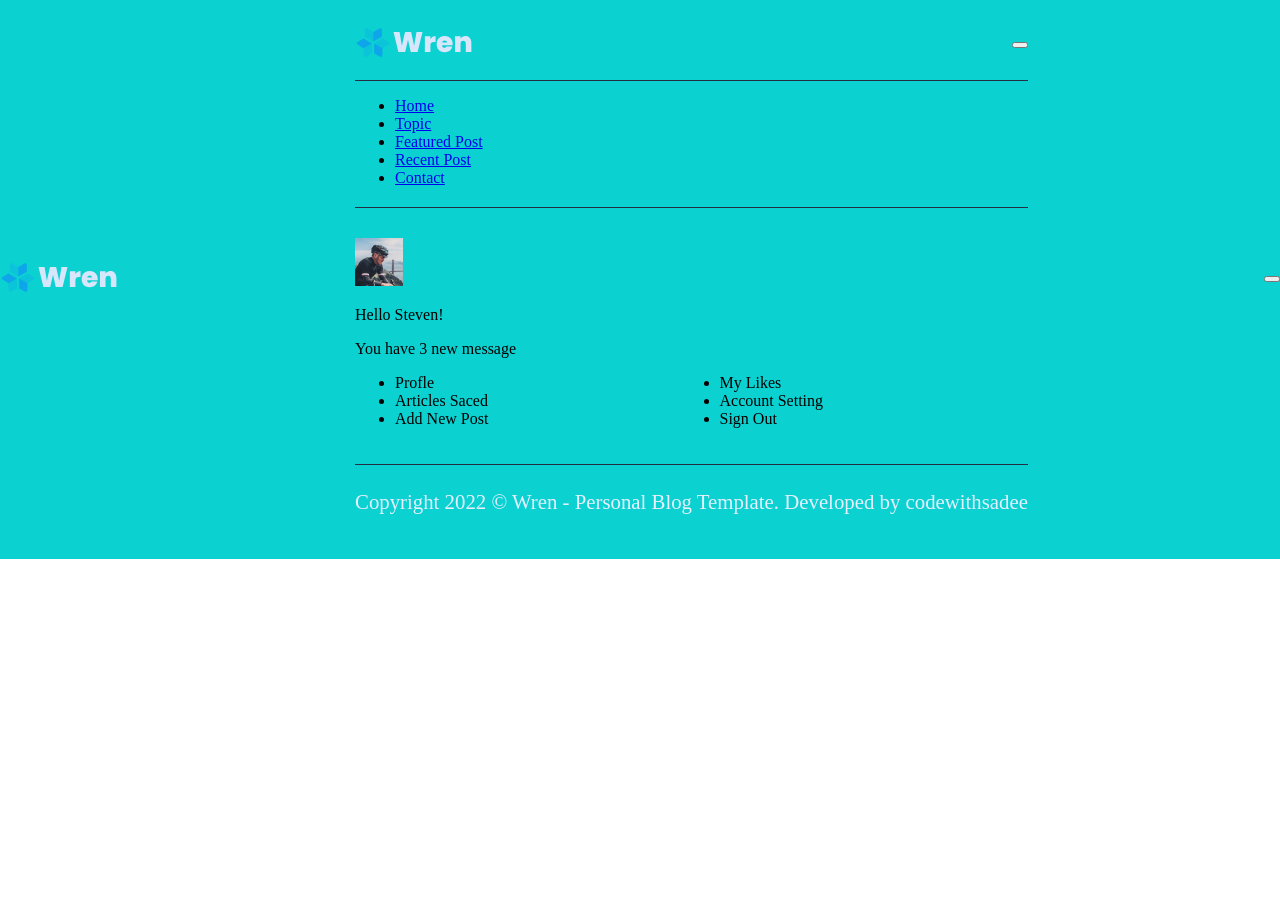
<file: index.html>
<!DOCTYPE html>
<html lang="en">

<head>
    <!-- meta 元数据
     https://segmentfault.com/a/1190000010342600
        元数据名称(name的值)	说明
        application name	当前页所属Web应用系统的名称
        keywords	描述网站内容的关键词,以逗号隔开，用于SEO搜索
        description	当前页的说明
        author	    当前页的作者名
        copyright	版权信息
        renderer	renderer是为双核浏览器准备的，用于指定双核浏览器默认以何种方式渲染页面
        viewreport	它提供有关视口初始大小的提示，仅供移动设备使用
    -->

    <meta charset="UTF-8">
    <meta name="viewport" content="width=device-width, height=device-height,initial-scale=1.0">
    <link rel="icon" href="/image/探讨 .svg">
    <title>张咕咕咕咕的个人博客</title>
    <meta name="keywords" content="时间,程序员,java,kotlin,python,lua,游戏,Android,安卓" />
    <meta name="description" content="程序员的个人分享博客" />
    <link rel="stylesheet" href="css/style.css">
    <!-- 
    - google font link
  -->
    <link rel="preconnect" href="https://fonts.googleapis.com">
    <link rel="preconnect" href="https://fonts.gstatic.com" crossorigin>
    <link href="https://fonts.googleapis.com/css2?family=Noto+Sans:wght@300;400;500;600;700;800&display=swap"
        rel="stylesheet">


</head>

<body>
    <header class="header" data-header>
        <div class="container">
            <a href="#" class="log">
                <img src="./image/logo.svg" width="119" height="37" alt="LOGO">
            </a>

            <nav class="navbar" data-navbar>

                <div class="navbar-top">
                    <a href="#" class="logo">
                        <img src="./image/logo.svg" width="119" height="37" alt="Wren logo">
                    </a>
                    <button id="nav-close-btn" aria-label="close menu" data-nav-toggler>
                        <ion-icon name="close-outlin" aria-hidden="true"></ion-icon>
                    </button>
                </div>

                <ul id="navbar-list">
                    <li><a href="#home" id="navbar-link hover-1" data-nav-toggler>Home</a></li>
                    <li><a href="#topic" id="navbar-link hover-1" data-nav-toggler>Topic</a></li>
                    <li><a href="#feature" id="navbar-link hover-1" data-nav-toggler>Featured Post</a></li>
                    <li><a href="#recent" id="navbar-link hover-1" data-nav-toggler>Recent Post</a></li>
                    <li><a href="#contact" id="navbar-link hover-1" data-nav-toggler>Contact</a></li>
                </ul>

                <div class="navbar-bottom">
                    <div class="profile-card">
                        <img src="./image/author-1.png" width="48" height="48" alt="Steven" class="profile-banner">
                        <div>
                            <p class="card-title">Hello Steven!</p>
                            <p class="card-subtitle">You have 3 new message</p>
                        </div>
                    </div>
                    <ul class="link-list">
                        <li><a href="#" class="nav-bottom-link hover-1"></a>Profle</li>
                        <li><a href="#" class="nav-bottom-link hover-1"></a>Articles Saced</li>
                        <li><a href="#" class="nav-bottom-link hover-1"></a>Add New Post</li>
                        <li><a href="#" class="nav-bottom-link hover-1"></a>My Likes</li>
                        <li><a href="#" class="nav-bottom-link hover-1"></a>Account Setting</li>
                        <li><a href="#" class="nav-bottom-link hover-1"></a>Sign Out</li>
                    </ul>
                </div>
                <p class="copyright-text">
                    Copyright 2022 © Wren - Personal Blog Template.
                    Developed by codewithsadee
                </p>
            </nav>

            <a class="btn btn-primary">Sbuscribe</a>

            <button class="nav-open-btn" aria-label="open menu" data-nav-toggler>
                <ion-icon name="menu-outline" aria-hidden="true"></ion-icon>
            </button>
        </div>
    </header>

    <main>
        <article>
            <section class="hero" id="home" aria-label="home">
                <div class="container">
                    <div class="hero-content">
                        <p class="hero-subtitle">Hello Everyone</p>
                        <h1 class="headline headline-1 section-title">
                            I'm <span class="span">Mern Clark</span>
                        </h1>

                        <p class="hero-text">
                            I use animation as a third dimension by which to simplify experiences and kuiding thro each
                            and every
                            interaction. I’m not adding motion just to spruce things up, but doing it in ways that.
                        </p>

                        <div class="input-wrapper">
                            <input type="email" name="email-address" placeholder="Type your email adress" required class="input-filed" autocomplete="off">
                            <button class="btn btn-primary">
                                <span class="span">Sbuscribe</span>
                                <ion-icon name="arrow-forward-outline" aria-hidden="true"></ion-icon>
                            </button>
                        </div>
                    </div>
                </div>

            </section>




        </article>


    </main>






</body>

</html>
</file>
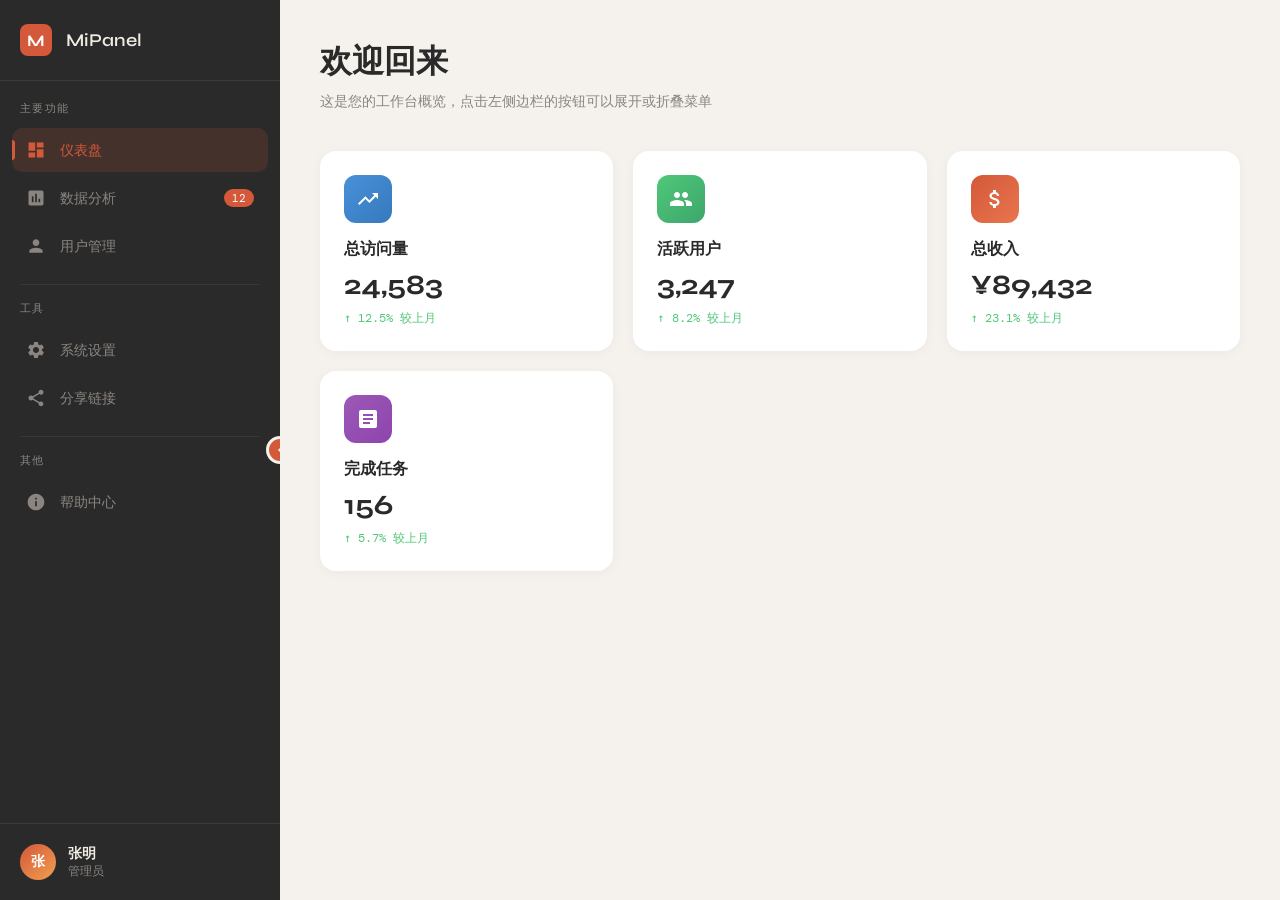
<file: mipanelControl.html>
<!DOCTYPE html>
<html lang="zh-CN">
<head>
    <meta charset="UTF-8">
    <meta name="viewport" content="width=device-width, initial-scale=1.0">
    <title>可折叠侧边栏</title>
    <link rel="preconnect" href="https://fonts.googleapis.com">
    <link href="https://fonts.googleapis.com/css2?family=Syne:wght@400;600;700&family=DM+Mono:wght@300;400&display=swap" rel="stylesheet">
    <style>
        :root {
            --bg: #f5f2ed;
            --surface: #2a2a2a;
            --surface-hover: #3a3a3a;
            --accent: #d4583a;
            --accent-light: #e8764e;
            --text-primary: #f0ece4;
            --text-muted: #8a8580;
            --sidebar-width: 280px;
            --sidebar-collapsed: 72px;
            --transition-speed: 0.4s;
        }

        * {
            margin: 0;
            padding: 0;
            box-sizing: border-box;
        }

        body {
            font-family: 'DM Mono', monospace;
            background: var(--bg);
            min-height: 100vh;
            display: flex;
            overflow-x: hidden;
        }

        /* 侧边栏 */
        .sidebar {
            width: var(--sidebar-width);
            min-height: 100vh;
            background: var(--surface);
            position: relative;
            transition: width var(--transition-speed) cubic-bezier(0.4, 0, 0.2, 1);
            overflow: hidden;
            flex-shrink: 0;
        }

        .sidebar.collapsed {
            width: var(--sidebar-collapsed);
        }

        /* 顶部区域 */
        .sidebar-header {
            padding: 24px 20px;
            border-bottom: 1px solid rgba(255,255,255,0.08);
            display: flex;
            align-items: center;
            gap: 14px;
        }

        .logo {
            width: 32px;
            height: 32px;
            background: var(--accent);
            border-radius: 8px;
            display: flex;
            align-items: center;
            justify-content: center;
            font-family: 'Syne', sans-serif;
            font-weight: 700;
            font-size: 16px;
            color: white;
            flex-shrink: 0;
            transition: transform 0.3s ease;
        }

        .sidebar.collapsed .logo {
            transform: scale(0.9);
        }

        .brand-name {
            font-family: 'Syne', sans-serif;
            font-weight: 600;
            font-size: 18px;
            color: var(--text-primary);
            white-space: nowrap;
            opacity: 1;
            transition: opacity 0.2s ease;
        }

        .sidebar.collapsed .brand-name {
            opacity: 0;
            pointer-events: none;
        }

        /* 折叠按钮 */
        .toggle-btn {
            position: absolute;
            right: -14px;
            top: 50%;
            transform: translateY(-50%);
            width: 28px;
            height: 28px;
            background: var(--accent);
            border: 3px solid var(--bg);
            border-radius: 50%;
            cursor: pointer;
            display: flex;
            align-items: center;
            justify-content: center;
            transition: all 0.3s ease;
            z-index: 100;
        }

        .toggle-btn:hover {
            background: var(--accent-light);
            transform: translateY(-50%) scale(1.1);
        }

        .toggle-btn svg {
            width: 12px;
            height: 12px;
            fill: white;
            transition: transform var(--transition-speed) ease;
        }

        .sidebar.collapsed .toggle-btn svg {
            transform: rotate(180deg);
        }

        /* 导航菜单 */
        .nav-menu {
            padding: 20px 12px;
        }

        .nav-section-title {
            font-size: 11px;
            text-transform: uppercase;
            letter-spacing: 0.12em;
            color: var(--text-muted);
            padding: 0 8px;
            margin-bottom: 12px;
            white-space: nowrap;
            opacity: 1;
            transition: opacity 0.2s ease;
        }

        .sidebar.collapsed .nav-section-title {
            opacity: 0;
        }

        .nav-item {
            display: flex;
            align-items: center;
            gap: 14px;
            padding: 12px 14px;
            border-radius: 10px;
            cursor: pointer;
            transition: all 0.25s ease;
            margin-bottom: 4px;
            position: relative;
            color: var(--text-muted);
            text-decoration: none;
        }

        .nav-item:hover {
            background: var(--surface-hover);
            color: var(--text-primary);
        }

        .nav-item.active {
            background: rgba(212, 88, 58, 0.15);
            color: var(--accent);
        }

        .nav-item.active::before {
            content: '';
            position: absolute;
            left: 0;
            top: 50%;
            transform: translateY(-50%);
            width: 3px;
            height: 20px;
            background: var(--accent);
            border-radius: 0 3px 3px 0;
        }

        .nav-icon {
            width: 20px;
            height: 20px;
            flex-shrink: 0;
            display: flex;
            align-items: center;
            justify-content: center;
        }

        .nav-icon svg {
            width: 20px;
            height: 20px;
            fill: currentColor;
        }

        .nav-text {
            font-size: 14px;
            white-space: nowrap;
            opacity: 1;
            transition: opacity 0.2s ease;
        }

        .sidebar.collapsed .nav-text {
            opacity: 0;
            pointer-events: none;
        }

        .nav-badge {
            margin-left: auto;
            background: var(--accent);
            color: white;
            font-size: 11px;
            padding: 2px 8px;
            border-radius: 10px;
            font-weight: 400;
            opacity: 1;
            transition: opacity 0.2s ease;
        }

        .sidebar.collapsed .nav-badge {
            opacity: 0;
        }

        /* 分割线 */
        .nav-divider {
            height: 1px;
            background: rgba(255,255,255,0.06);
            margin: 16px 8px;
        }

        /* 用户信息 */
        .user-section {
            position: absolute;
            bottom: 0;
            left: 0;
            right: 0;
            padding: 20px;
            border-top: 1px solid rgba(255,255,255,0.08);
            background: var(--surface);
        }

        .user-info {
            display: flex;
            align-items: center;
            gap: 12px;
        }

        .user-avatar {
            width: 36px;
            height: 36px;
            border-radius: 50%;
            background: linear-gradient(135deg, var(--accent), #f0a050);
            display: flex;
            align-items: center;
            justify-content: center;
            font-family: 'Syne', sans-serif;
            font-weight: 600;
            font-size: 14px;
            color: white;
            flex-shrink: 0;
        }

        .user-details {
            overflow: hidden;
            opacity: 1;
            transition: opacity 0.2s ease;
        }

        .sidebar.collapsed .user-details {
            opacity: 0;
            pointer-events: none;
        }

        .user-name {
            font-family: 'Syne', sans-serif;
            font-weight: 600;
            font-size: 14px;
            color: var(--text-primary);
            white-space: nowrap;
        }

        .user-role {
            font-size: 12px;
            color: var(--text-muted);
            white-space: nowrap;
        }

        /* 主内容区 */
        .main-content {
            flex: 1;
            padding: 40px;
            transition: padding var(--transition-speed) ease;
        }

        .content-header {
            margin-bottom: 40px;
        }

        .content-header h1 {
            font-family: 'Syne', sans-serif;
            font-weight: 700;
            font-size: 32px;
            color: var(--surface);
            margin-bottom: 8px;
        }

        .content-header p {
            color: var(--text-muted);
            font-size: 14px;
        }

        .content-grid {
            display: grid;
            grid-template-columns: repeat(auto-fit, minmax(240px, 1fr));
            gap: 20px;
        }

        .content-card {
            background: white;
            border-radius: 16px;
            padding: 24px;
            box-shadow: 0 2px 12px rgba(0,0,0,0.04);
            transition: transform 0.3s ease, box-shadow 0.3s ease;
        }

        .content-card:hover {
            transform: translateY(-4px);
            box-shadow: 0 8px 24px rgba(0,0,0,0.08);
        }

        .card-icon {
            width: 48px;
            height: 48px;
            border-radius: 12px;
            display: flex;
            align-items: center;
            justify-content: center;
            margin-bottom: 16px;
        }

        .card-icon svg {
            width: 24px;
            height: 24px;
            fill: white;
        }

        .card-icon.blue { background: linear-gradient(135deg, #4a90d9, #357abd); }
        .card-icon.green { background: linear-gradient(135deg, #50c878, #3da66d); }
        .card-icon.orange { background: linear-gradient(135deg, var(--accent), var(--accent-light)); }
        .card-icon.purple { background: linear-gradient(135deg, #9b59b6, #8e44ad); }

        .card-title {
            font-family: 'Syne', sans-serif;
            font-weight: 600;
            font-size: 16px;
            color: var(--surface);
            margin-bottom: 8px;
        }

        .card-value {
            font-family: 'Syne', sans-serif;
            font-weight: 700;
            font-size: 28px;
            color: var(--surface);
        }

        .card-change {
            font-size: 12px;
            color: #50c878;
            margin-top: 8px;
        }

        /* 响应式 */
        @media (max-width: 768px) {
            .sidebar {
                position: fixed;
                left: 0;
                top: 0;
                height: 100vh;
                z-index: 1000;
            }

            .sidebar.collapsed {
                left: calc(-1 * (var(--sidebar-width) - var(--sidebar-collapsed)));
            }

            .main-content {
                margin-left: var(--sidebar-collapsed);
                padding: 24px;
            }

            .toggle-btn {
                right: -14px;
            }
        }
    </style>
</head>
<body>
    <!-- 侧边栏 -->
    <aside class="sidebar" id="sidebar">
        <div class="sidebar-header">
            <div class="logo">M</div>
            <span class="brand-name">MiPanel</span>
        </div>

        <button class="toggle-btn" id="toggleBtn" aria-label="折叠/展开侧边栏">
            <svg viewBox="0 0 24 24">
                <path d="M15.41 16.59L10.83 12l4.58-4.59L14 6l-6 6 6 6z"/>
            </svg>
        </button>

        <nav class="nav-menu">
            <div class="nav-section-title">主要功能</div>

            <a href="#" class="nav-item active">
                <span class="nav-icon">
                    <svg viewBox="0 0 24 24"><path d="M3 13h8V3H3v10zm0 8h8v-6H3v6zm10 0h8V11h-8v10zm0-18v6h8V3h-8z"/></svg>
                </span>
                <span class="nav-text">仪表盘</span>
            </a>

            <a href="#" class="nav-item">
                <span class="nav-icon">
                    <svg viewBox="0 0 24 24"><path d="M19 3H5c-1.1 0-2 .9-2 2v14c0 1.1.9 2 2 2h14c1.1 0 2-.9 2-2V5c0-1.1-.9-2-2-2zM9 17H7v-7h2v7zm4 0h-2V7h2v10zm4 0h-2v-4h2v4z"/></svg>
                </span>
                <span class="nav-text">数据分析</span>
                <span class="nav-badge">12</span>
            </a>

            <a href="#" class="nav-item">
                <span class="nav-icon">
                    <svg viewBox="0 0 24 24"><path d="M12 12c2.21 0 4-1.79 4-4s-1.79-4-4-4-4 1.79-4 4 1.79 4 4 4zm0 2c-2.67 0-8 1.34-8 4v2h16v-2c0-2.66-5.33-4-8-4z"/></svg>
                </span>
                <span class="nav-text">用户管理</span>
            </a>

            <div class="nav-divider"></div>
            <div class="nav-section-title">工具</div>

            <a href="#" class="nav-item">
                <span class="nav-icon">
                    <svg viewBox="0 0 24 24"><path d="M19.14 12.94c.04-.3.06-.61.06-.94 0-.32-.02-.64-.07-.94l2.03-1.58c.18-.14.23-.41.12-.61l-1.92-3.32c-.12-.22-.37-.29-.59-.22l-2.39.96c-.5-.38-1.03-.7-1.62-.94l-.36-2.54c-.04-.24-.24-.41-.48-.41h-3.84c-.24 0-.43.17-.47.41l-.36 2.54c-.59.24-1.13.57-1.62.94l-2.39-.96c-.22-.08-.47 0-.59.22L2.74 8.87c-.12.21-.08.47.12.61l2.03 1.58c-.05.3-.07.62-.07.94s.02.64.07.94l-2.03 1.58c-.18.14-.23.41-.12.61l1.92 3.32c.12.22.37.29.59.22l2.39-.96c.5.38 1.03.7 1.62.94l.36 2.54c.05.24.24.41.48.41h3.84c.24 0 .44-.17.47-.41l.36-2.54c.59-.24 1.13-.56 1.62-.94l2.39.96c.22.08.47 0 .59-.22l1.92-3.32c.12-.22.07-.47-.12-.61l-2.01-1.58zM12 15.6c-1.98 0-3.6-1.62-3.6-3.6s1.62-3.6 3.6-3.6 3.6 1.62 3.6 3.6-1.62 3.6-3.6 3.6z"/></svg>
                </span>
                <span class="nav-text">系统设置</span>
            </a>

            <a href="#" class="nav-item">
                <span class="nav-icon">
                    <svg viewBox="0 0 24 24"><path d="M18 16.08c-.76 0-1.44.3-1.96.77L8.91 12.7c.05-.23.09-.46.09-.7s-.04-.47-.09-.7l7.05-4.11c.54.5 1.25.81 2.04.81 1.66 0 3-1.34 3-3s-1.34-3-3-3-3 1.34-3 3c0 .24.04.47.09.7L8.04 9.81C7.5 9.31 6.79 9 6 9c-1.66 0-3 1.34-3 3s1.34 3 3 3c.79 0 1.5-.31 2.04-.81l7.12 4.16c-.05.21-.08.43-.08.65 0 1.61 1.31 2.92 2.92 2.92 1.61 0 2.92-1.31 2.92-2.92s-1.31-2.92-2.92-2.92z"/></svg>
                </span>
                <span class="nav-text">分享链接</span>
            </a>

            <div class="nav-divider"></div>
            <div class="nav-section-title">其他</div>

            <a href="#" class="nav-item">
                <span class="nav-icon">
                    <svg viewBox="0 0 24 24"><path d="M12 2C6.48 2 2 6.48 2 12s4.48 10 10 10 10-4.48 10-10S17.52 2 12 2zm1 15h-2v-6h2v6zm0-8h-2V7h2v2z"/></svg>
                </span>
                <span class="nav-text">帮助中心</span>
            </a>
        </nav>

        <div class="user-section">
            <div class="user-info">
                <div class="user-avatar">张</div>
                <div class="user-details">
                    <div class="user-name">张明</div>
                    <div class="user-role">管理员</div>
                </div>
            </div>
        </div>
    </aside>

    <!-- 主内容区 -->
    <main class="main-content">
        <div class="content-header">
            <h1>欢迎回来</h1>
            <p>这是您的工作台概览，点击左侧边栏的按钮可以展开或折叠菜单</p>
        </div>

        <div class="content-grid">
            <div class="content-card">
                <div class="card-icon blue">
                    <svg viewBox="0 0 24 24"><path d="M16 6l2.29 2.29-4.88 4.88-4-4L2 16.59 3.41 18l6-6 4 4 6.3-6.29L22 12V6z"/></svg>
                </div>
                <div class="card-title">总访问量</div>
                <div class="card-value">24,583</div>
                <div class="card-change">↑ 12.5% 较上月</div>
            </div>

            <div class="content-card">
                <div class="card-icon green">
                    <svg viewBox="0 0 24 24"><path d="M16 11c1.66 0 2.99-1.34 2.99-3S17.66 5 16 5c-1.66 0-3 1.34-3 3s1.34 3 3 3zm-8 0c1.66 0 2.99-1.34 2.99-3S9.66 5 8 5C6.34 5 5 6.34 5 8s1.34 3 3 3zm0 2c-2.33 0-7 1.17-7 3.5V19h14v-2.5c0-2.33-4.67-3.5-7-3.5zm8 0c-.29 0-.62.02-.97.05 1.16.84 1.97 1.97 1.97 3.45V19h6v-2.5c0-2.33-4.67-3.5-7-3.5z"/></svg>
                </div>
                <div class="card-title">活跃用户</div>
                <div class="card-value">3,247</div>
                <div class="card-change">↑ 8.2% 较上月</div>
            </div>

            <div class="content-card">
                <div class="card-icon orange">
                    <svg viewBox="0 0 24 24"><path d="M11.8 10.9c-2.27-.59-3-1.2-3-2.15 0-1.09 1.01-1.85 2.7-1.85 1.78 0 2.44.85 2.5 2.1h2.21c-.07-1.72-1.12-3.3-3.21-3.81V3h-3v2.16c-1.94.42-3.5 1.68-3.5 3.61 0 2.31 1.91 3.46 4.7 4.13 2.5.6 3 1.48 3 2.41 0 .69-.49 1.79-2.7 1.79-2.06 0-2.87-.92-2.98-2.1h-2.2c.12 2.19 1.76 3.42 3.68 3.83V21h3v-2.15c1.95-.37 3.5-1.5 3.5-3.55 0-2.84-2.43-3.81-4.7-4.4z"/></svg>
                </div>
                <div class="card-title">总收入</div>
                <div class="card-value">¥89,432</div>
                <div class="card-change">↑ 23.1% 较上月</div>
            </div>

            <div class="content-card">
                <div class="card-icon purple">
                    <svg viewBox="0 0 24 24"><path d="M19 3H5c-1.1 0-2 .9-2 2v14c0 1.1.9 2 2 2h14c1.1 0 2-.9 2-2V5c0-1.1-.9-2-2-2zm-5 14H7v-2h7v2zm3-4H7v-2h10v2zm0-4H7V7h10v2z"/></svg>
                </div>
                <div class="card-title">完成任务</div>
                <div class="card-value">156</div>
                <div class="card-change">↑ 5.7% 较上月</div>
            </div>
        </div>
    </main>

    <script>
        const sidebar = document.getElementById('sidebar');
        const toggleBtn = document.getElementById('toggleBtn');

        toggleBtn.addEventListener('click', () => {
            sidebar.classList.toggle('collapsed');
        });

        // 导航项点击效果
        const navItems = document.querySelectorAll('.nav-item');
        navItems.forEach(item => {
            item.addEventListener('click', (e) => {
                e.preventDefault();
                navItems.forEach(i => i.classList.remove('active'));
                item.classList.add('active');
            });
        });

        // 键盘快捷键 (Escape 折叠/展开)
        document.addEventListener('keydown', (e) => {
            if (e.key === 'Escape') {
                sidebar.classList.toggle('collapsed');
            }
        });
    </script>
</body>
</html>
</file>
<file: css/style.css>
:root{
    /* COLORS */
    /** Background colors */
  --bg-wild-blue-yonder: hsla(216, 33%, 68%, 1);
  --bg-carolina-blue: hsla(199, 89%, 49%, 1);
  --bg-prussian-blue: hsla(216, 33%, 20%, 1);
  --bg-oxford-blue: hsla(222, 44%, 13%, 1);
  --bg-oxford-blue-2: hsla(222, 47%, 11%, 1);

  /** Text colors */
  --text-white: hsla(0, 0%, 100%, 1);
  --text-alice-blue: hsla(216, 100%, 95%, 1);
  --text-columbia-blue: hsla(199, 69%, 84%, 1);
  --text-wild-blue-yonder: hsla(216, 33%, 68%, 1);
  --text-carolina-blue: hsla(199, 89%, 49%, 1);
  --text-shadow-blue: hsla(217, 24%, 59%, 1) git checkout -- test.txt;
  --text-slate-gray: hsla(217, 17%, 48%, 1);

  /** Gradient colors */
  --gradient-1: linear-gradient(90deg, #0ea5ea, #0bd1d1 51%);
  --gradient-2: linear-gradient(90deg, #0ea5ea, #0bd1d1 51%, #0ea5ea);
  --gradient-3: linear-gradient(0deg, #000d1a, transparent);

  /** Border colors */
  --border-wild-blue-yonder: hsla(216, 33%, 68%, 1);
  --border-prussian-blue: hsla(216, 33%, 20%, 1);
  --border-white: hsl(0, 0%, 100%);
  --border-white-alpha-15: hsla(0, 0%, 100%, 0.15);

  /** Default colors */
  --white: hsl(0, 0%, 100%, 1);
  --black: hsl(0, 0%, 0%, 1);

  /**
   * TYPOGRAPHY
   */

  /** Font family */
  --fontFamily-noto_sans: 'Noto Sans', sans-serif;

  /** Font size */
  --fontSize-1: 2.9rem;
  --fontSize-2: 2.0rem;
  --fontSize-3: 1.8rem;
  --fontSize-4: 1.6rem;
  --fontSize-5: 1.5rem;
  --fontSize-6: 1.4rem;
  --fontSize-7: 1.2rem;
  --fontSize-8: 1.3rem;

  /** Font weight */
  --weight-medium: 500;
  --weight-semiBold: 600;
  --weight-bold: 700;
  --weight-extraBold: 800;

  /** Line height */
  --lineHeight-1: 1.3;
  --lineHeight-2: 1.5;
  --lineHeight-4: 1.5;

  /**
   * BOX SHADOW
   */

  --shadow-1: 0 8px 20px 0 hsla(0, 0%, 0%, 0.05);
  --shadow-2: 0px 3px 20px hsla(180, 90%, 43%, 0.2);

  /**
   * BORDER RADIUS
   */

  --radius-6: 6px;
  --radius-8: 8px;
  --radius-16: 16px;
  --radius-48: 48px;
  --radius-circle: 50%;
  --radius-pill: 200px;

  /**
   * SPACING
   */

  --section-padding: 70px;

  /**
   * TRANSITION
   */

  --transition-1: 0.25s ease;
  --transition-2: 0.5s ease;
  --cubic-in: cubic-bezier(0.51, 0.03, 0.64, 0.28);
  --cubic-out: cubic-bezier(0.05, 0.83, 0.52, 0.97);


}

/* header */
.header .btn {
    display: none;
}

.header{
    position:fixed;
    top: 0;
    left: 0;
    width: 100%;
    padding-block: 24px;
    /* background-color: var(--bg-oxford-blue-2); */
    z-index: 4;
    background-color: #0bd1d1;
}

.header.active{
    padding-block: 8px;
    box-shadow: var(--shadow-1);
    border-block-end: 1px solid var(--bg-oxford-blue);
    animation: slideIn 0.5s ease forwards;
}

@keyframes slideIn {
    0% { transform:translateY(-100%);}
    100% {transform: translateY(0);}
}

.header .container{
    display: flex;
    justify-content: space-between;
    align-items: center;
    gap: 10px;
}

.nav-open-btn,
.nav-close-btn {
    color:var(--bg-wild-blue-yonder);
    font-size: 3.6px;
}

.nav-bar{
    position: absolute;
    top: 0;
    right: -340px;
    max-width: 340px;
    width: 100%;
    height: 100vh;
    background-color: var(--bg-oxford-blue-2);
    padding: 30px;
    z-index: 2;
    overflow-y: auto;
    visibility: hidden;
    transition: 0.25 var(--cubic-in);
}

.navbar.active{
    transform: translateX(-340px);
    visibility: visible;
    transition: 0.5 var(--cubic-out);
}

.navbar-top{
    display: flex;
    justify-content: space-between;
    align-items: center;
    padding-block-end: 15px;
    margin-block-end: 15px;
    border-block-end: 1px solid var(--border-prussian-blue);

}

.navbar-link{
    color: var(--text-alice-blue);
    font-weight: var(--weight-medium);
    padding-block: 10px;

}

.navbar-bottom{
    padding-block: 30px 20px;
    margin-block: 20px 25px;
    border-block: 1px solid var(--border-prussian-blue);

}

.navbar .profile-card {
    margin-block-end: 15px;

}

.navbar .link-list{
    columns: 2;
    -webkit-columns: 2;

}

.navbar-bottom-link{
    color: var(--text-alice-blue);
    font-size: var(--fontSize-6);
    padding-block: 6px;

}

.copyright-text{
    color: var(--text-alice-blue);
    font-size: var(--fontSize-8);
}
</file>
